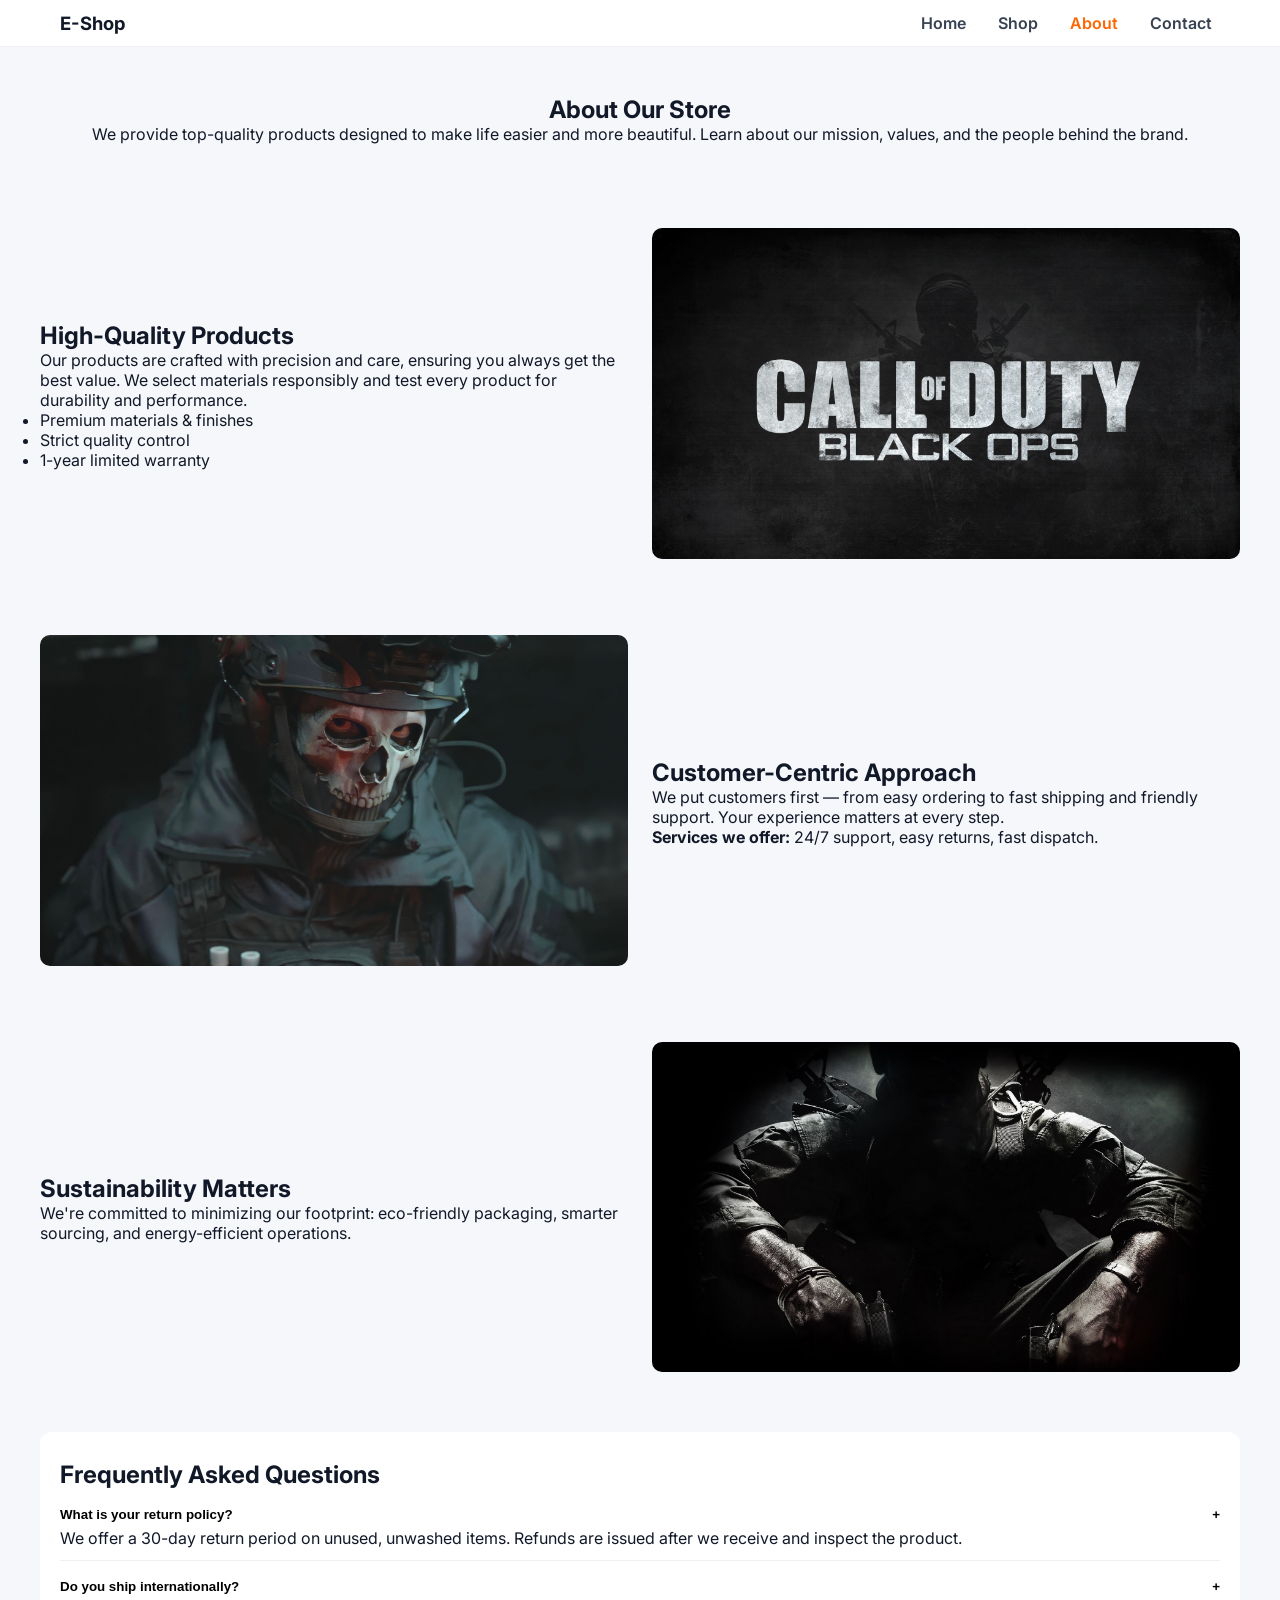
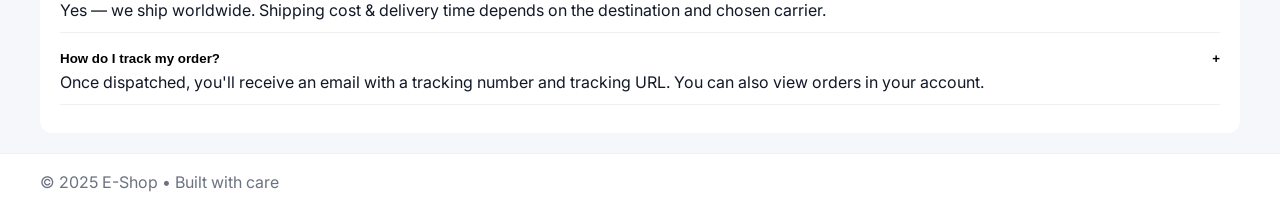
<file: my_ecom/about.html>
<!DOCTYPE html>
<html lang="en">
<head>
  <meta charset="utf-8" />
  <meta name="viewport" content="width=device-width,initial-scale=1" />
  <title>About | E-Shop</title>
  <link href="https://fonts.googleapis.com/css2?family=Inter:wght@400;600;700&display=swap" rel="stylesheet">
  <link rel="stylesheet" href="style.css" />
</head>
<body>
  <!-- About page does NOT include the left sidebar -->
  <div class="main-content no-sidebar">
    <header class="site-header">
      <nav class="navbar" role="navigation" aria-label="Main navigation">
        <div class="nav-left">
          <div class="logo">E-Shop</div>
        </div>

        <ul class="nav-links">
          <li><a href="index.html">Home</a></li>
          <li><a href="shop.html">Shop</a></li>
          <li><a href="about.html" class="active">About</a></li>
          <li><a href="contact.html">Contact</a></li>
        </ul>

        <button class="menu-toggle" onclick="toggleMenu()" aria-label="Open menu">☰</button>
      </nav>
    </header>

    <main>
      <section class="about-hero">
        <h1>About Our Store</h1>
        <p>We provide top-quality products designed to make life easier and more beautiful. Learn about our mission, values, and the people behind the brand.</p>
      </section>

      <section class="about-section">
        <div class="about-content">
          <div class="text">
            <h2>High-Quality Products</h2>
            <p>Our products are crafted with precision and care, ensuring you always get the best value. We select materials responsibly and test every product for durability and performance.</p>
            <ul>
              <li>Premium materials & finishes</li>
              <li>Strict quality control</li>
              <li>1-year limited warranty</li>
            </ul>
          </div>

          <div class="image"><img src="cod.png" alt="High quality example" loading="lazy"></div>
        </div>
      </section>

      <section class="about-section">
        <div class="about-content reverse">
          <div class="text">
            <h2>Customer-Centric Approach</h2>
            <p>We put customers first — from easy ordering to fast shipping and friendly support. Your experience matters at every step.</p>
            <p><strong>Services we offer:</strong> 24/7 support, easy returns, fast dispatch.</p>
          </div>

          <div class="image"><img src="callofduty2.png" alt="Customer service" loading="lazy"></div>
        </div>
      </section>

      <section class="about-section">
        <div class="about-content">
          <div class="text">
            <h2>Sustainability Matters</h2>
            <p>We're committed to minimizing our footprint: eco-friendly packaging, smarter sourcing, and energy-efficient operations.</p>
          </div>

          <div class="image"><img src="CallofDuty.png" alt="Sustainability" loading="lazy"></div>
        </div>
      </section>

      <section class="faq">
        <h2>Frequently Asked Questions</h2>
        <div class="faq-container">
          <div class="faq-item">
            <button class="faq-question" aria-expanded="false">What is your return policy? <span class="toggle">+</span></button>
            <div class="faq-answer">
              <p>We offer a 30-day return period on unused, unwashed items. Refunds are issued after we receive and inspect the product.</p>
            </div>
          </div>

          <div class="faq-item">
            <button class="faq-question" aria-expanded="false">Do you ship internationally? <span class="toggle">+</span></button>
            <div class="faq-answer">
              <p>Yes — we ship worldwide. Shipping cost & delivery time depends on the destination and chosen carrier.</p>
            </div>
          </div>

          <div class="faq-item">
            <button class="faq-question" aria-expanded="false">How do I track my order? <span class="toggle">+</span></button>
            <div class="faq-answer">
              <p>Once dispatched, you'll receive an email with a tracking number and tracking URL. You can also view orders in your account.</p>
            </div>
          </div>
        </div>
      </section>
    </main>

    <footer>
      <div class="footer-inner">
        <p>© 2025 E-Shop • Built with care</p>
      </div>
    </footer>
  </div>

  <script src="script.js"></script>
</body>
</html>
</file>
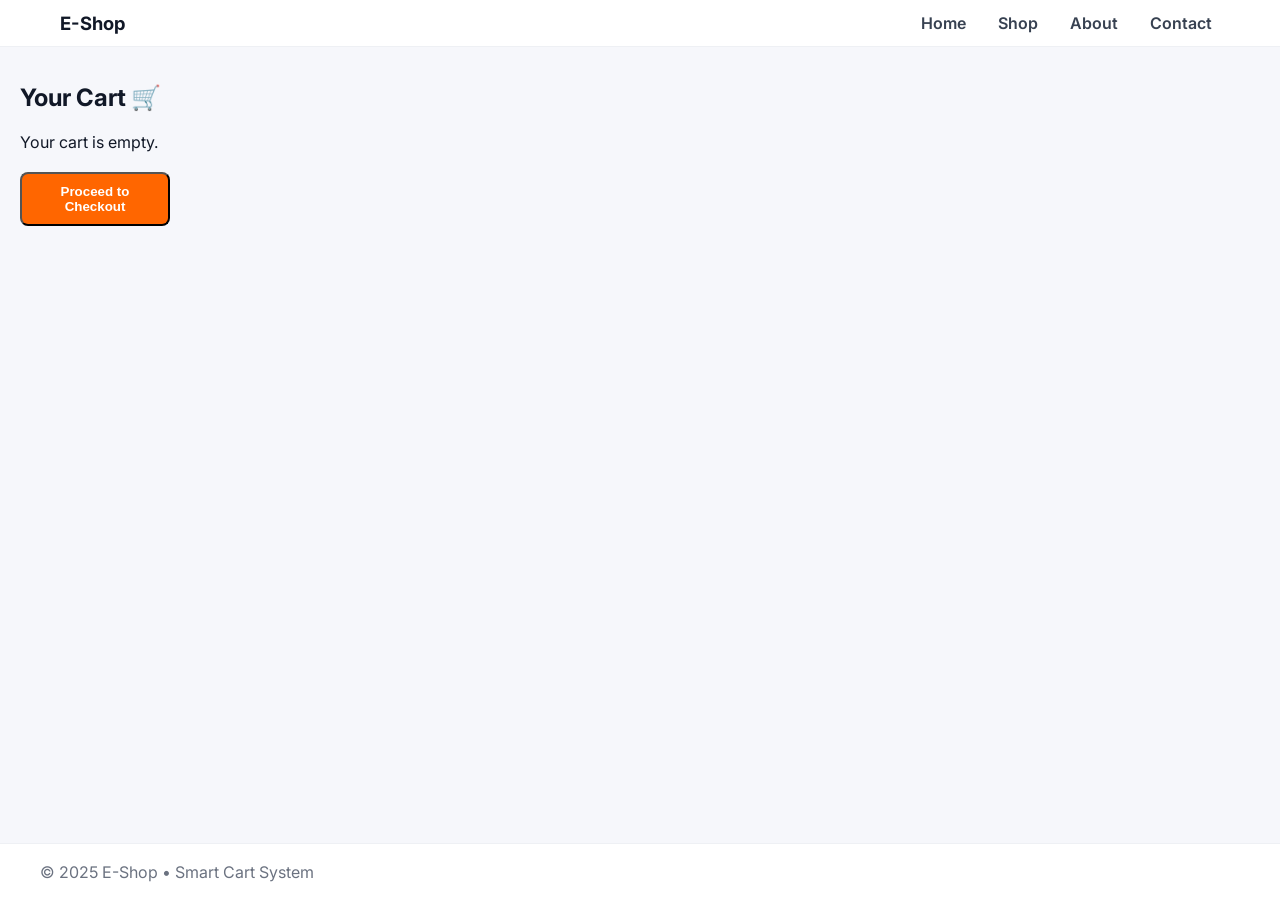
<file: my_ecom/addtocart.html>
<!DOCTYPE html>
<html lang="en">
<head>
  <meta charset="UTF-8">
  <meta name="viewport" content="width=device-width, initial-scale=1.0">
  <title>Shopping Cart | E-Shop</title>
  <link href="https://fonts.googleapis.com/css2?family=Inter:wght@400;600;700&display=swap" rel="stylesheet">
  <link rel="stylesheet" href="style.css">
</head>
<body>
  <div class="main-content no-sidebar">
    <header class="site-header">
      <nav class="navbar">
        <div class="nav-left">
          <div class="logo">E-Shop</div>
        </div>
        <ul class="nav-links">
          <li><a href="index.html">Home</a></li>
          <li><a href="shop.html">Shop</a></li>
          <li><a href="about.html">About</a></li>
          <li><a href="contact.html">Contact</a></li>
        </ul>
      </nav>
    </header>

    <main class="page-pad">
      <h2>Your Cart 🛒</h2>
      <div id="cartContainer" class="cart-container"></div>
      <div id="cartTotal" class="cart-total"></div>
      <div style="margin-top:20px;">
        <button class="btn primary" onclick="proceedToCheckout()">Proceed to Checkout</button>
      </div>
    </main>

    <footer>
      <div class="footer-inner">
        <p>© 2025 E-Shop • Smart Cart System</p>
      </div>
    </footer>
  </div>

  <script>
    function renderCart() {
      const container = document.getElementById("cartContainer");
      const totalDiv = document.getElementById("cartTotal");
      let cart = JSON.parse(localStorage.getItem("cartItems")) || [];

      if (cart.length === 0) {
        container.innerHTML = "<p>Your cart is empty.</p>";
        totalDiv.innerHTML = "";
        return;
      }

      container.innerHTML = cart.map((item, i) => `
        <div class="cart-item">
          <img src="${item.img}" alt="${item.title}">
          <div class="cart-details">
            <h3>${item.title}</h3>
            <p>${item.price}</p>
            <div class="qty-controls">
              <button onclick="changeQty(${i}, -1)">-</button>
              <span>${item.qty}</span>
              <button onclick="changeQty(${i}, 1)">+</button>
            </div>
            <button class="btn outline" onclick="removeItem(${i})">Remove</button>
          </div>
        </div>
      `).join("");

      const total = cart.reduce((sum, i) => sum + i.qty * parseFloat(i.price.replace(/[^0-9.]/g, "")), 0);
      totalDiv.innerHTML = `<h3>Total: $${total.toFixed(2)}</h3>`;
    }

    function changeQty(index, delta) {
      let cart = JSON.parse(localStorage.getItem("cartItems")) || [];
      cart[index].qty += delta;
      if (cart[index].qty <= 0) cart.splice(index, 1);
      localStorage.setItem("cartItems", JSON.stringify(cart));
      renderCart();
    }

    function removeItem(index) {
      let cart = JSON.parse(localStorage.getItem("cartItems")) || [];
      cart.splice(index, 1);
      localStorage.setItem("cartItems", JSON.stringify(cart));
      renderCart();
    }

    document.addEventListener("DOMContentLoaded", renderCart);

    function proceedToCheckout() {
  const cart = JSON.parse(localStorage.getItem("cartItems")) || [];
  if (cart.length === 0) {
    alert("Your cart is empty!");
    return;
  }

  // Save full cart as checkout data
  localStorage.setItem("checkoutCart", JSON.stringify(cart));

  // Go to checkout page
  window.location.href = "checkout.html";
}

  </script>

  <style>
    .cart-container {
      display: flex;
      flex-direction: column;
      gap: 20px;
      margin-top: 20px;
    }
    .cart-item {
      display: flex;
      gap: 20px;
      background: #fff;
      padding: 15px;
      border-radius: 10px;
      box-shadow: 0 4px 10px rgba(0,0,0,0.05);
    }
    .cart-item img {
      width: 120px;
      border-radius: 8px;
    }
    .cart-details h3 { margin-bottom: 5px; }
    .qty-controls {
      display: flex;
      align-items: center;
      gap: 10px;
      margin: 10px 0;
    }
    .qty-controls button {
      background: #ff6600;
      border: none;
      color: white;
      font-size: 16px;
      width: 28px;
      height: 28px;
      border-radius: 50%;
      cursor: pointer;
    }
    .qty-controls button:hover {
      background: #e65c00;
    }
    .cart-total {
      margin-top: 20px;
      font-size: 1.2rem;
      font-weight: 700;
    }
  </style>
</body>
</html>
</file>
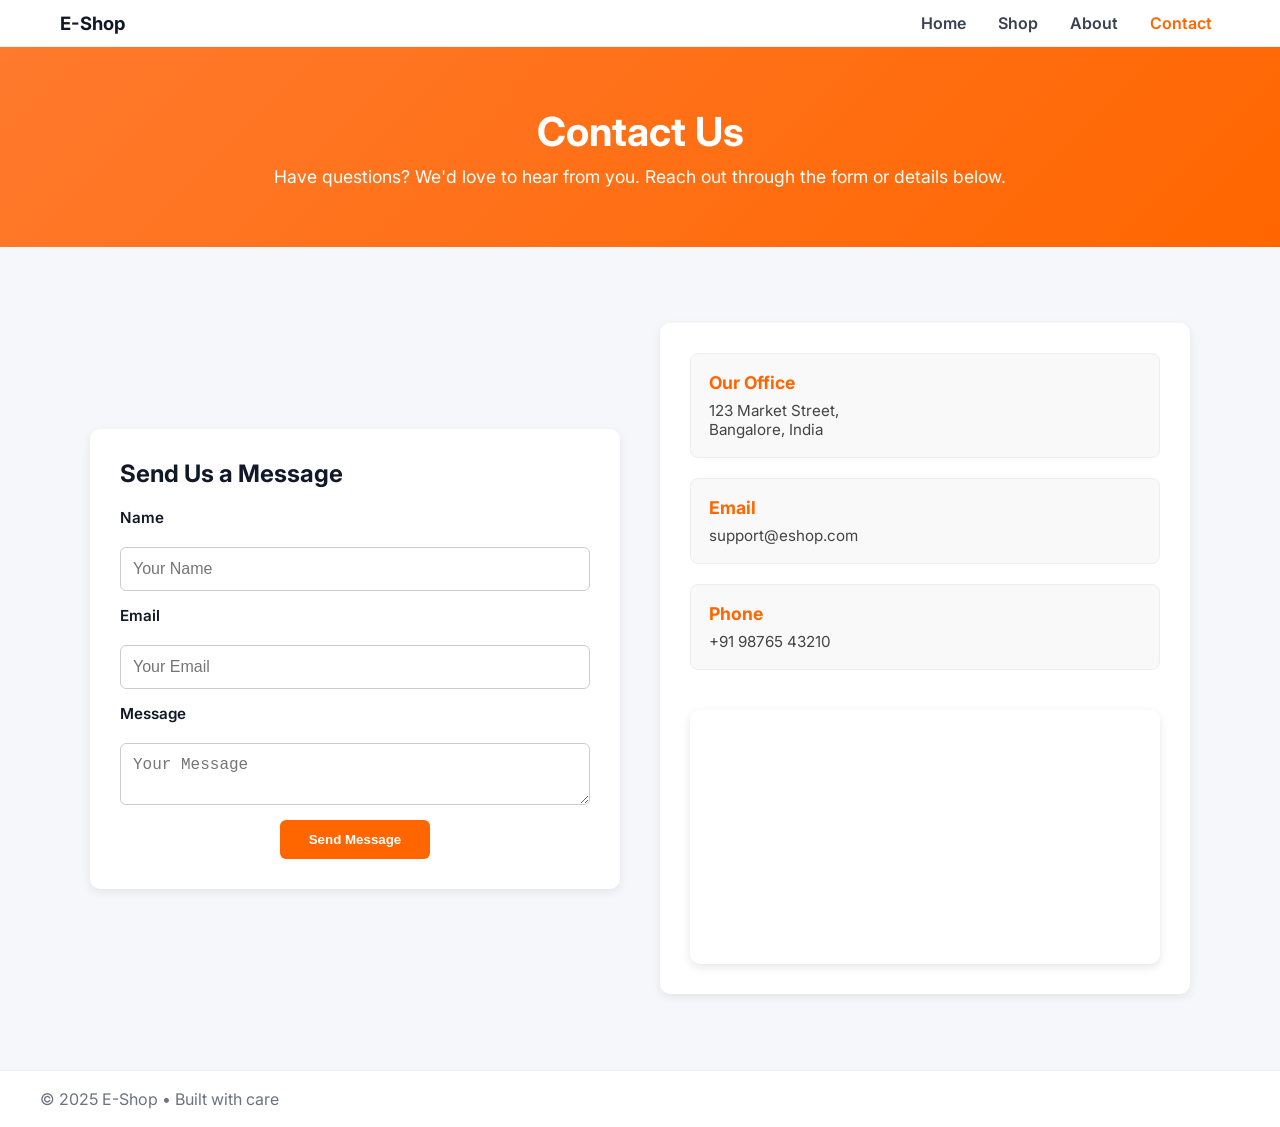
<file: my_ecom/contact.html>
<!DOCTYPE html>
<html lang="en">
<head>
  <meta charset="utf-8" />
  <meta name="viewport" content="width=device-width,initial-scale=1" />
  <title>Contact | E-Shop</title>
  <link href="https://fonts.googleapis.com/css2?family=Inter:wght@400;600;700&display=swap" rel="stylesheet">
  <link rel="stylesheet" href="style.css" />
</head>
<body>
  <div class="main-content no-sidebar">
    <!-- Navbar -->
    <header class="site-header">
      <nav class="navbar" role="navigation" aria-label="Main navigation">
        <div class="nav-left"><div class="logo">E-Shop</div></div>
        <ul class="nav-links">
          <li><a href="index.html">Home</a></li>
          <li><a href="shop.html">Shop</a></li>
          <li><a href="about.html">About</a></li>
          <li><a href="contact.html" class="active">Contact</a></li>
        </ul>
        <button class="menu-toggle" onclick="toggleMenu()" aria-label="Open menu">☰</button>
      </nav>
    </header>

    <!-- Page Hero -->
    <section class="page-hero contact-hero">
      <h1>Contact Us</h1>
      <p>Have questions? We'd love to hear from you. Reach out through the form or details below.</p>
    </section>

    <!-- Contact Section -->
    <main>
      <section class="contact page-pad">
        <div class="contact-container">
          <!-- Form -->
          <div class="contact-form">
            <h2>Send Us a Message</h2>
            <form>
              <label for="name">Name</label>
              <input id="name" type="text" placeholder="Your Name" required>

              <label for="email">Email</label>
              <input id="email" type="email" placeholder="Your Email" required>

              <label for="message">Message</label>
              <textarea id="message" placeholder="Your Message" required></textarea>

              <button type="submit" class="btn primary">Send Message</button>
            </form>
          </div>

          <!-- Contact Info -->
          <div class="contact-info">
            <div class="info-card">
              <h3>Our Office</h3>
              <p>123 Market Street,<br> Bangalore, India</p>
            </div>
            <div class="info-card">
              <h3>Email</h3>
              <p><a href="mailto:support@eshop.com">support@eshop.com</a></p>
            </div>
            <div class="info-card">
              <h3>Phone</h3>
              <p>+91 98765 43210</p>
            </div>

           
            <!-- Google Map -->
            <div class="map-container">
              <iframe 
                src="https://www.google.com/maps/embed?pb=!1m18!1m12!1m3!1d3890.1524549288206!2d77.594562!3d12.9715987!2m3!1f0!2f0!3f0!3m2!1i1024!2i768!4f13.1!3m3!1m2!1s0x3bae1670d3d8e8f1%3A0x3b1a54b9f3c8470!2sMG%20Road%2C%20Bangalore!5e0!3m2!1sen!2sin!4v1632997898754!5m2!1sen!2sin" 
                width="100%" 
                height="250" 
                style="border:0;" 
                allowfullscreen="" 
                loading="lazy" 
                referrerpolicy="no-referrer-when-downgrade">
              </iframe>
            </div>
          </div>
        </div>
      </section>
    </main>

    <!-- Footer -->
    <footer>
      <div class="footer-inner">
        <p>© 2025 E-Shop • Built with care</p>
      </div>
    </footer>
  </div>

  <script src="script.js"></script>
</body>
</html>
</file>
<file: my_ecom/style.css>
/* Reset + base */
* { margin: 0; padding: 0; box-sizing: border-box; }
:root {
  --accent: #ff6600;
  --muted: #6b7280;
  --bg: #f6f7fb;
  --card: #ffffff;
  --max-width: 1200px;
}
body {
  font-family: 'Inter', system-ui, -apple-system, "Segoe UI", Roboto, "Helvetica Neue", Arial;
  background: var(--bg);
  color: #111827;
  -webkit-font-smoothing:antialiased;
  -moz-osx-font-smoothing:grayscale;
}

/* ---------- SIDEBAR ---------- */
.sidebar {
  position: fixed;
  left: 0;
  top: 0;
  width: 260px;
  height: 100vh;
  background: var(--card);
  border-right: 1px solid #e6e7eb;
  box-shadow: 2px 0 10px rgba(16,24,40,0.04);
  padding: 22px;
  display: flex;
  flex-direction: column;
  justify-content: space-between;
  z-index: 40;
}
.sidebar-inner { overflow:auto; padding-right: 6px; }
.brand-small { font-weight:700; color: var(--accent); margin-bottom: 10px; font-size:1.1rem; }
.sidebar h3 { font-size: 1.05rem; margin-bottom: 12px; }
.categories { list-style: none; }
.categories li {
  padding: 10px 12px;
  margin-bottom: 8px;
  border-radius: 8px;
  cursor: pointer;
  color: #111827;
  background: linear-gradient(180deg, rgba(0,0,0,0.01), rgba(0,0,0,0));
}
.categories li:hover { background: rgba(255, 102, 0, 0.08); }
.categories li.active { background: var(--accent); color: #fff; box-shadow: inset 0 -2px 0 rgba(0,0,0,0.06); }

.sidebar-help { margin-top: 20px; font-size: 0.9rem; color: var(--muted); }

/* sidebar close for mobile */
.sidebar-close {
  display: none;
  position: absolute;
  top: 8px;
  right: 8px;
  background: transparent;
  border: none;
  font-size: 28px;
  cursor: pointer;
}

/* ---------- MAIN CONTENT ---------- */
/* Put main-content to the right of sidebar when sidebar exists in DOM */
.sidebar + .main-content { margin-left: 260px; }

.main-content {
  min-height: 100vh;
  display: flex;
  flex-direction: column;
}

/* Header */
.site-header {
  background: #fff;
  border-bottom: 1px solid #eef0f4;
  position: sticky;
  top: 0;
  z-index: 30;
}
.navbar {
  display: flex;
  align-items: center;
  justify-content: space-between;
  gap: 12px;
  padding: 12px 20px;
  max-width: var(--max-width);
  margin: 0 auto;
}
.nav-left { display:flex; align-items:center; gap:12px; }
.logo { font-weight: 700; color: #111827; font-size: 1.15rem; }
.sidebar-toggle {
  display: none;
  background: transparent;
  border: none;
  font-size: 20px;
  cursor: pointer;
}

/* Nav links */
.nav-links { list-style: none; display: flex; gap: 16px; align-items:center; }
.nav-links li a { text-decoration:none; color: #374151; font-weight:600; padding:8px; border-radius:6px; }
.nav-links li a.active { color: var(--accent); }
.menu-toggle { display: none; background:transparent; border:none; font-size:20px; cursor:pointer; }

/* Search in nav */
.nav-search { margin-left: auto; }
.nav-search input {
  padding:8px 12px;
  border-radius:8px;
  border:1px solid #e2e8f0;
  min-width: 220px;
}

.nav-cart {
  position: relative;
  margin-right: 20px;
}

.cart-link {
  position: relative;
  text-decoration: none;
  font-size: 22px;
  color: #333;
}

#cartCount {
  position: absolute;
  top: -8px;
  right: -10px;
  background: #ff6600;
  color: white;
  font-size: 12px;
  font-weight: 600;
  border-radius: 50%;
  padding: 2px 6px;
}


/* ---------- HERO ---------- */
.pro-hero {
  padding: 36px 20px;
  background: linear-gradient(180deg, rgba(255,102,0,0.07), rgba(255,102,0,0.01));
}
.hero-inner {
  max-width: var(--max-width);
  margin: 0 auto;
  display: grid;
  grid-template-columns: 1fr 420px;
  gap: 30px;
  align-items: center;
}
.hero-text h1 { font-size: 2rem; margin-bottom:12px; line-height:1.08; }
.hero-text p { color: var(--muted); margin-bottom:16px; }
.hero-actions { display:flex; gap:10px; }
.btn { padding: 10px 14px; border-radius: 8px; font-weight:600; text-decoration:none; display:inline-block; }
.btn.primary { background: var(--accent); color:#fff; width: 150px; margin: auto; }
.btn.outline { border:1px solid #e6e7eb; background:#fff; color:#111827; }

/* hero image */
.hero-image img { width:100%; height:auto; border-radius:12px; object-fit:cover; }

/* ---------- SECTIONS ---------- */
.page-pad { padding: 36px 20px; }
.section-head { text-align:center; margin-bottom:18px; }
.section-head h2 { font-size:1.35rem; }
.section-head .muted { color:var(--muted); font-size:0.95rem; }

/* Product grid & cards */
.product-grid {
  max-width: var(--max-width);
  margin: 0 auto;
  display: grid;
  grid-template-columns: repeat(auto-fit,minmax(220px,1fr));
  gap: 18px;
  padding: 6px 0 36px 0;
}
.product-card {
  background: var(--card);
  border-radius: 12px;
  overflow: hidden;
  box-shadow: 0 6px 18px rgba(16,24,40,0.06);
  display:flex;
  flex-direction:column;
}
.product-card .media { width:100%; padding-top:62%; position:relative; overflow:hidden; }
.product-card .media img { position:absolute; inset:0; width:100%; height:100%; object-fit:cover; }
.product-card .meta { padding:14px; display:flex; flex-direction:column; gap:8px; }
.product-title { font-size:1rem; }
.price { font-weight:700; color:#111827; }
/* Card action buttons */
.card-actions {
  display: flex;
  gap: 10px;  
  font-size: 12px;
  margin-top: 10px;
}

.card-actions .btn {    
  text-align: center;
}

/* Buy Now button green */
.btn.buy {
  background: #28a745;
  color: #fff;
}

.btn.buy:hover {
  background: #218838;
}


/* small buttons */
.btn.small { padding:8px 10px; font-size:0.9rem; border-radius:8px; }
.btn.small1{ background: var(--accent); color:#fff; }


/* ---------- ABOUT / FAQ ---------- */
.about-hero { text-align:center; padding: 48px 20px; }
.about-section { padding: 36px 20px; }
.about-content { display:flex; gap:24px; align-items:center; max-width:var(--max-width); margin: auto; }
.about-content .text { flex:1; }
.about-content .image { flex:1; }
.about-content .image img { width:100%; border-radius:10px; }
.about-content.reverse { flex-direction: row-reverse; }

.faq { background:#fff; padding: 28px 20px; border-radius:12px; max-width:var(--max-width); margin: 20px auto; }
.faq-item { border-bottom:1px solid #eef0f4; padding:12px 0; }
.faq-question { width:100%; background:transparent; border:none; font-weight:600; display:flex; justify-content:space-between; align-items:center; cursor:pointer; padding:6px 0; }

/* CONTACT */
.contact { padding: 36px 20px; }
.contact-container { display:flex; gap:24px; align-items:center; max-width:var(--max-width); margin:auto; }
.contact form { flex:1; display:flex; flex-direction:column; gap:10px; }
.contact-image img { width:100%; border-radius:10px; }

/* Page Hero for Contact */
.page-hero {
  text-align: center;
  padding: 60px 20px;
  background: linear-gradient(135deg,#ff7a2d,#ff6600);
  color: #fff;
}
.page-hero h1 { font-size: 2.5rem; margin-bottom: 10px; }
.page-hero p { font-size: 1.1rem; }

/* Contact Page */
.contact-container {
  display: flex;
  gap: 40px;
  justify-content: space-between;
  max-width: 1100px;
  margin: 40px auto;
  flex-wrap: wrap;
}

.contact-form, .contact-info {
  flex: 1 1 450px;
  background: #fff;
  padding: 30px;
  border-radius: 10px;
  box-shadow: 0 3px 10px rgba(0,0,0,0.08);
}

.contact-form h2 { margin-bottom: 20px; }

.contact-form form {
  display: flex;
  flex-direction: column;
  gap: 15px;
}

.contact-form label {
  font-weight: 600;
  margin-bottom: 5px;
  font-size: 0.95rem;
}

.contact-form input,
.contact-form textarea {
  padding: 12px;
  border: 1px solid #ccc;
  border-radius: 6px;
  font-size: 1rem;
}

.contact-form input:focus,
.contact-form textarea:focus {
  border-color: #ff6600;
  outline: none;
  box-shadow: 0 0 4px rgba(255,102,0,0.3);
}

.contact-form button {
  margin-top: 10px;
  background: #ff6600;
  color: #fff;
  padding: 12px;
  border: none;
  border-radius: 6px;
  cursor: pointer;
  font-weight: 600;
}
.contact-form button:hover {
  background: #e65c00;
}

/* Contact Info */
.contact-info {
  display: flex;
  flex-direction: column;
  gap: 20px;
}

.info-card {
  background: #f9f9f9;
  padding: 18px;
  border-radius: 8px;
  border: 1px solid #eee;
}
.info-card h3 {
  margin-bottom: 8px;
  font-size: 1.1rem;
  color: #ff6600;
}
.info-card p, .info-card a {
  font-size: 0.95rem;
  color: #444;
  text-decoration: none;
}


/* Responsive */
@media (max-width: 768px) {
  .contact-container {
    flex-direction: column;
    padding: 0 15px;
  }
}

/* Map Section */
.map-container {
  margin-top: 20px;
  border-radius: 10px;
  overflow: hidden;
  box-shadow: 0 3px 10px rgba(0,0,0,0.1);
}


/* Footer */
footer { border-top:1px solid #eef0f4; background:#fff; padding:18px 20px; margin-top:auto; }
.footer-inner { max-width: var(--max-width); margin:auto; display:flex; justify-content:space-between; align-items:center; color:var(--muted); }

/* ---------- RESPONSIVE ---------- */
@media (max-width: 1024px) {
  .hero-inner { grid-template-columns: 1fr 320px; }
  .nav-search input { min-width: 160px; }
}
@media (max-width: 820px) {
  /* Mobile: sidebar hidden off-canvas */
  .sidebar { transform: translateX(-110%); transition: transform .28s ease; }
  .sidebar.open { transform: translateX(0); }
  .sidebar-close { display:block; color:#374151; }

  .sidebar-toggle { display:block; }
  .menu-toggle { display:block; }

  .sidebar + .main-content { margin-left: 0; }

  .nav-links { display:none; position: absolute; right:12px; top:56px; background:#fff; border:1px solid #eef0f4; box-shadow:0 6px 18px rgba(16,24,40,0.06); border-radius:8px; padding:12px; flex-direction:column; min-width:140px; }
  .nav-links.active { display:flex; }

  .hero-inner { grid-template-columns: 1fr; gap:16px; padding:12px; }
  .product-grid { grid-template-columns: repeat(2, 1fr); }
}

@media (max-width: 420px) {
  .product-grid { grid-template-columns: 1fr; }
  .nav-search { display:none; } /* hide search on smallest screens for space */
}

/* ---------- MODAL ---------- */
.modal {
  display: none; /* Hidden by default */
  position: fixed;
  z-index: 100;
  left: 0; top: 0;
  width: 100%; height: 100%;
  background: rgba(0,0,0,0.6);
  justify-content: center;
  align-items: center;
}

.modal-content {
  background: #fff;
  width: 90%;
  max-width: 700px;
  border-radius: 12px;
  overflow: hidden;
  box-shadow: 0 8px 25px rgba(0,0,0,0.2);
  animation: fadeIn 0.3s ease;
}

.modal-close {
  font-size: 28px;
  font-weight: bold;
  cursor: pointer;
  float: right;
  margin: 10px 15px;
}

.modal-body {
  display: flex;
  gap: 20px;
  padding: 20px;
}

.modal-body img {
  width: 280px;
  border-radius: 8px;
  object-fit: cover;
}

.modal-info {
  flex: 1;
}

.modal-info h2 {
  margin-bottom: 10px;
}

.modal-info p {
  margin-bottom: 10px;
  color: var(--muted);
}

@keyframes fadeIn {
  from { opacity: 0; transform: scale(0.95); }
  to { opacity: 1; transform: scale(1); }
}

/* Checkout Page */
.checkout-container {
  display: flex;
  flex-wrap: wrap;
  gap: 30px;
}

.checkout-form {
  flex: 2;
  display: flex;
  flex-direction: column;
  gap: 15px;
}

.checkout-form input,
.checkout-form select {
  padding: 12px;
  border: 1px solid #ccc;
  border-radius: 8px;
}

.order-summary {
  flex: 1;
  background: #f8f9fa;
  padding: 20px;
  border-radius: 10px;
  text-align: center;
}

.order-summary img {
  width: 100%;
  max-width: 200px;
  margin-bottom: 15px;
  border-radius: 8px;
}

.checkout-item {
  display: flex;
  align-items: center;
  gap: 15px;
  background: #fff;
  margin-bottom: 10px;
  padding: 10px;
  border-radius: 8px;
  box-shadow: 0 2px 6px rgba(0,0,0,0.05);
}

.checkout-item img {
  width: 80px;
  height: 80px;
  border-radius: 8px;
  object-fit: cover;
}

.checkout-info h4 {
  margin: 0 0 5px;
}
</file>
